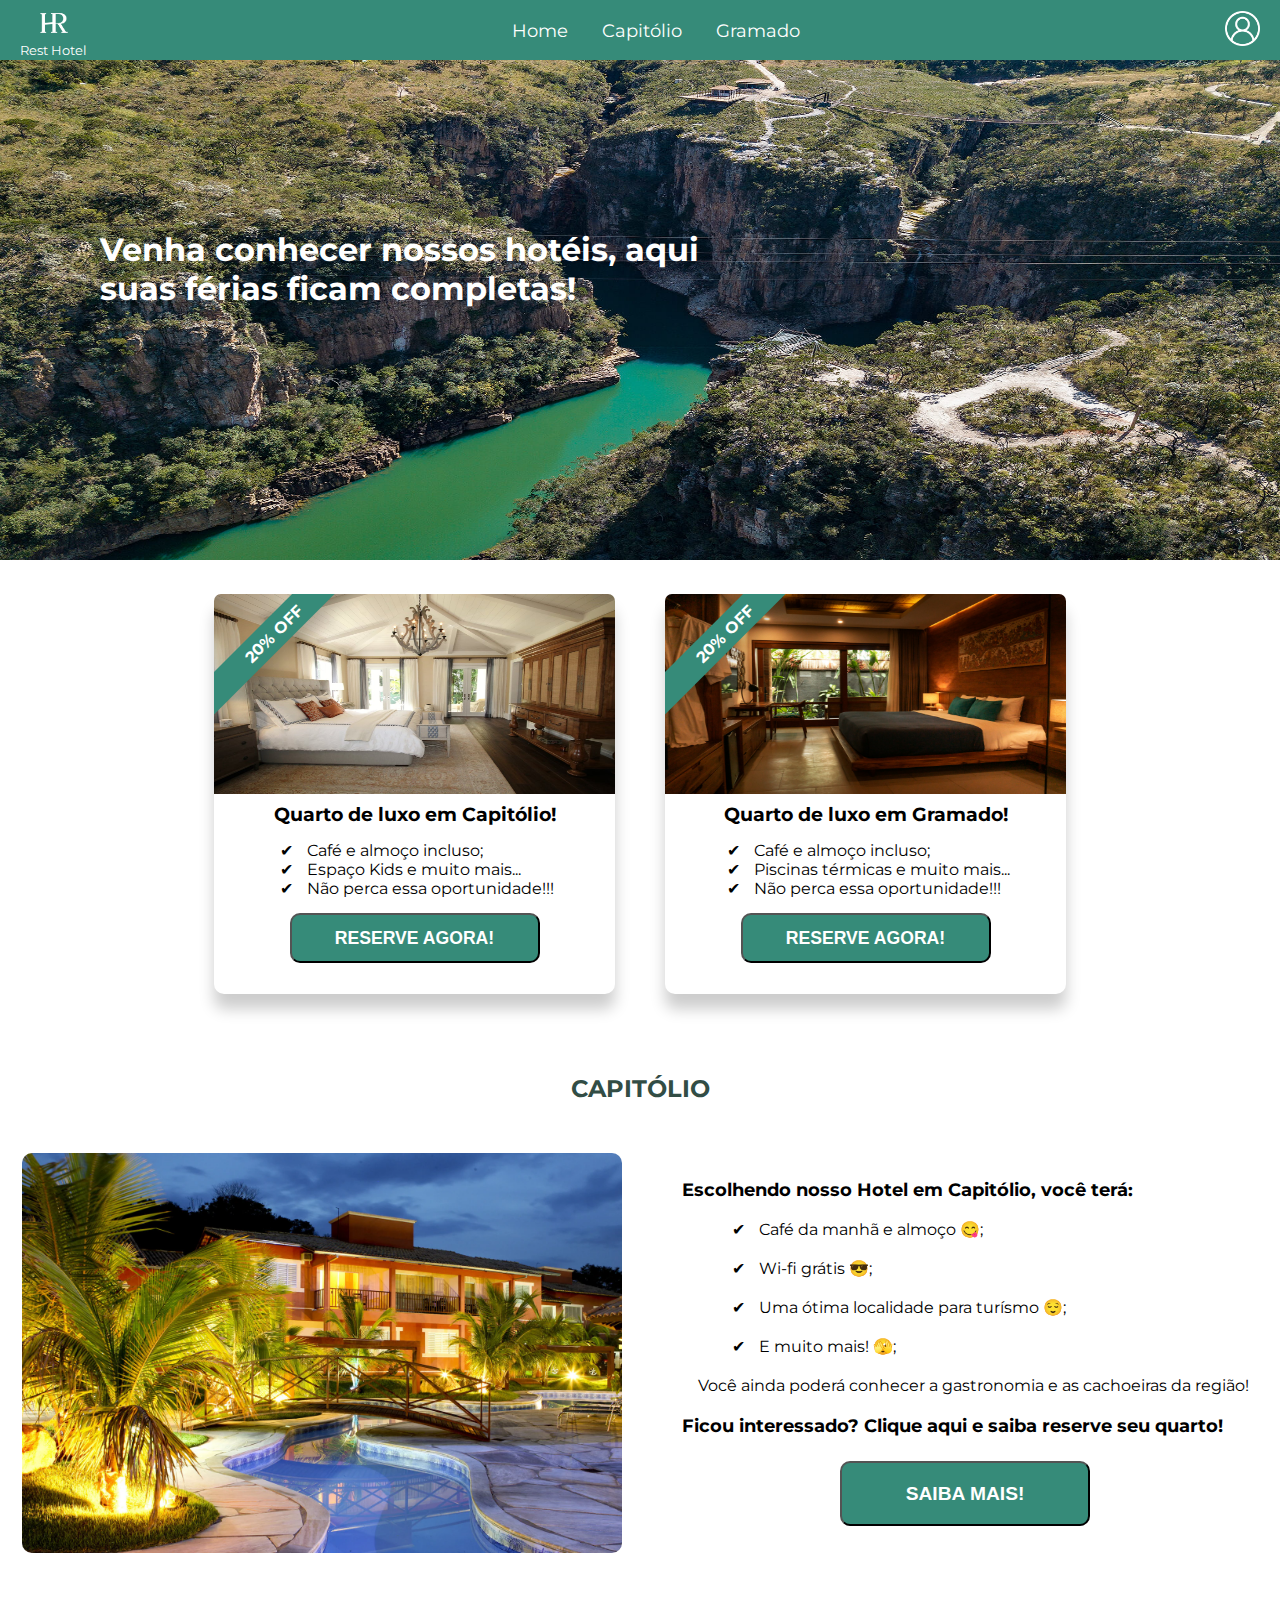
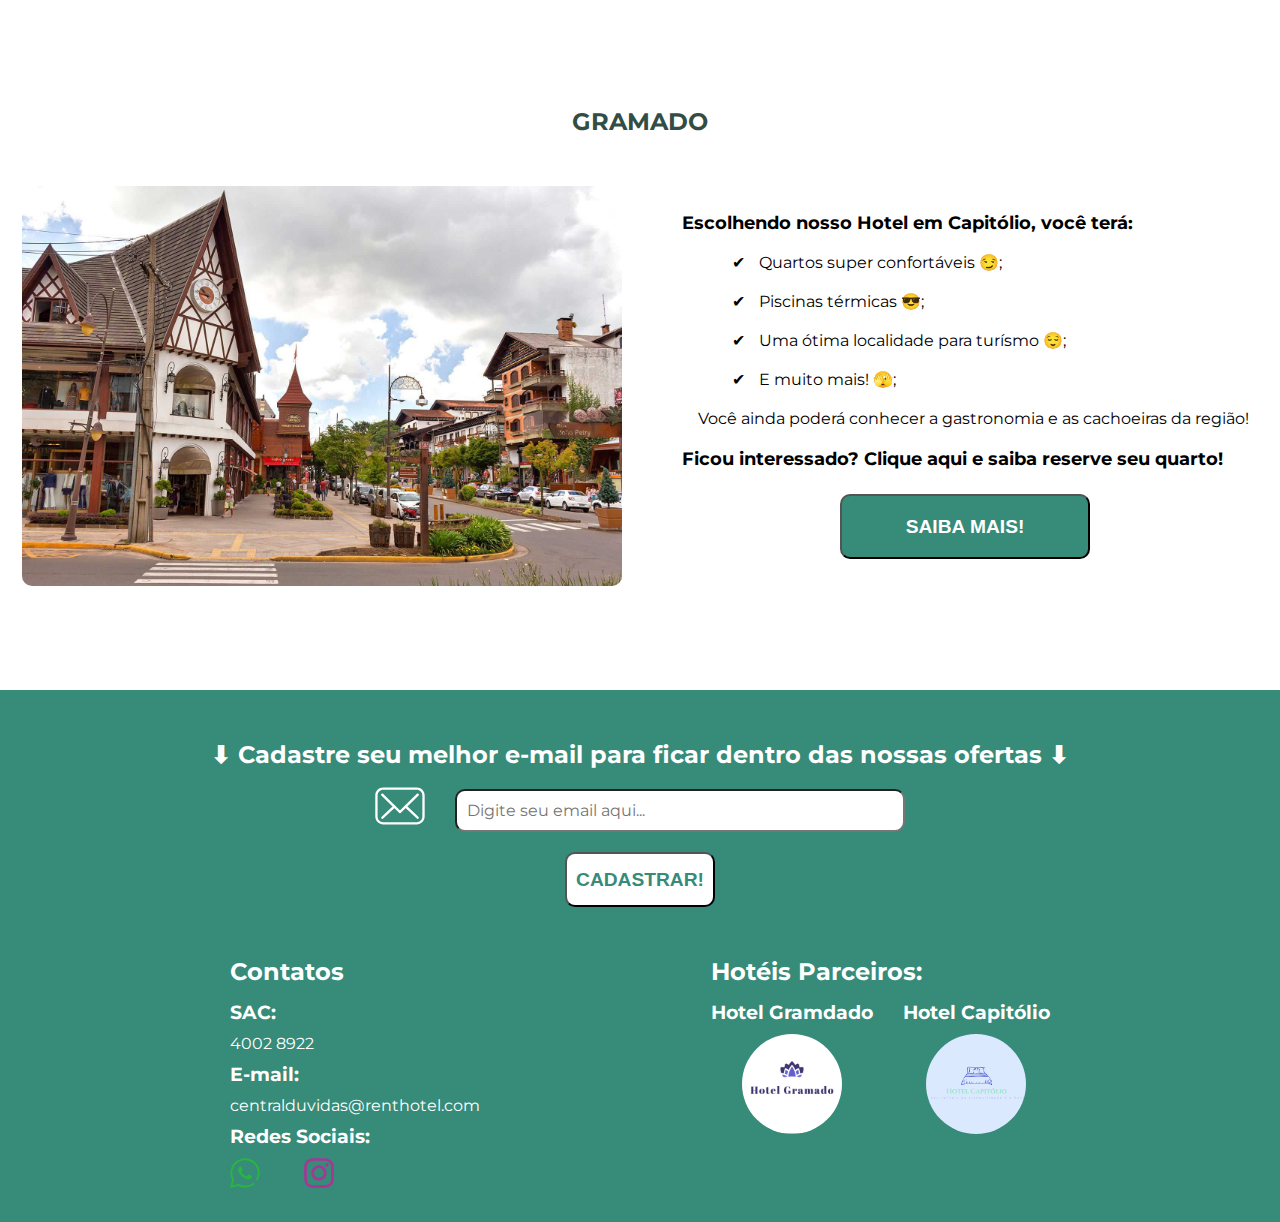
<file: index.html>
<!DOCTYPE html>
<html lang="en">
<head>
    <meta charset="UTF-8">
    <meta name="viewport" content="width=device-width, initial-scale=1.0">
    <link rel="preconnect" href="https://fonts.googleapis.com">
    <link rel="preconnect" href="https://fonts.gstatic.com" crossorigin>
    <link href="https://fonts.googleapis.com/css2?family=Montserrat:ital,wght@0,100..900;1,100..900&display=swap" rel="stylesheet">
    <link rel="stylesheet" href="./Css_Inicial/style.css">
    <link rel="shortcut icon" href="./assests/REST (1).png" type="image/x-icon">
    <title>Hotel</title>
</head>
<body>
    <header>
        <nav>
            <div class="container-logo">
                <img src="assests/REST (1).png" alt="logo">
                <p>
                    Rest Hotel
                </p>
            </div>

            <div class="section-links">
                <div class="container-links">
                    <a href="#" class="links">Home</a>
                </div>
                <div class="container-links">
                    <a href="./capitolio-pag/capitolio.html" class="links">Capitólio</a>
                </div>
                <div class="container-links">
                    <a href="./sul_pag/pagsul.html" class="links">Gramado</a>
                </div>
            </div>

            <div class="container-login">
                <a href="./login_pag/login.html">
                    <img src="./assests/user.png" alt="Login">
                </a>
            </div>
        </nav>
    </header>
    <main>
        <div class="container-banner">
            <div class="container-img">
                <img src="./assests/Canyons.png" alt="">    
            </div>

            <div class="container-text-banner">
                <h1>
                    Venha conhecer nossos hotéis, aqui suas férias ficam completas!
                </h1>
            </div>        
        </div>

            <div class="container-promocao">
                <div class="content-promocao">
                    <div class="img-promo">
                        <img src="./assests/quartoluxo3.jpg" alt="Quarto Capitólio">
                    </div>
                    <div class="description-promo">
                        <h3>
                            Quarto de luxo em Capitólio!
                        </h3>
                        <ul>
                            <li>
                                <span class="listas">Café e almoço incluso;</span>
                            </li>
                            <li>
                                <span class="listas">Espaço Kids e muito mais...</span> 
                            </li>
                            <li>
                                <span class="listas">Não perca essa oportunidade!!!</span>
                            </li>
                        </ul>
                        <a href="https://api.whatsapp.com/send?phone=5516996048494&text=Ol%C3%A1,%20desejo%20reservar%20um%20quarto%20no%20Hotel%20Capit%C3%B3lio.">
                            <button>
                                RESERVE AGORA!
                            </button>
                        </a>
                    </div>
                    <span class="faixa-promo">
                    </span>
                </div>

                <div class="content-promocao">
                    <img-promo>
                        <img src="./assests/quartoluxo9.jpg" alt="Quarto Capitólio">
                    </img-promo>
                    <div class="description-promo">
                        <h3>
                            Quarto de luxo em Gramado!
                        </h3>
                        <ul>
                            <li>
                                <span class="listas">Café e almoço incluso;</span>
                            </li>
                            <li>
                                <span class="listas">Piscinas térmicas e muito mais...</span>
                            </li>
                            <li>
                                <span class="listas">Não perca essa oportunidade!!!</span>
                            </li>
                        </ul>
                        <a href="https://api.whatsapp.com/send?phone=5516996048494&text=Ol%C3%A1,%20desejo%20reservar%20um%20quarto%20no%20Hotel%20Capit%C3%B3lio.">
                            <button>
                                RESERVE AGORA!
                            </button>
                        </a>
                    </div>
                    <span class="faixa-promo"></span>
                </div>
            </div>

        <div class="container-conteudo">
            <h2>
                CAPITÓLIO
            </h2>
            <div class="content-conteudo">
                <div class="images-conteudo">
                    <img src="./assests/hotel-capitolio-1.webp" alt="Imagem da frente do hotel" id="images-capitolio-1">
                    <img src="./assests/hotel-capitolio-2.webp" alt="Outra imagem do nosso hotel" id="images-capitolio-2">
                    <img src="./assests/Canyons.png" alt="Ponto turístico de Capitólio" id="images-capitolio-3">
                </div>
                <div class="text-conteudo">
                    <h3>
                        Escolhendo nosso Hotel em Capitólio, você terá:
                    </h3>
                    <ul>
                        <li>
                            <span>Café da manhã e almoço &#x1F60B</span>;
                        </li>
                        <li>
                            <span>Wi-fi grátis &#x1F60E</span>;
                        </li>
                        <li>
                            <span>Uma ótima localidade para turísmo &#x1F60C</span>;
                        </li>
                        <li>
                            <span>E muito mais! &#x1FAE3</span>;
                        </li>
                    </ul>
                    <p>
                        Você ainda poderá conhecer a gastronomia e as cachoeiras da região!
                    </p>
                    <h3>
                        Ficou interessado? Clique aqui e saiba reserve seu quarto!
                    </h3>
                    <button>
                        <a href="./capitolio-pag/capitolio.html">SAIBA MAIS!</a>
                    </button>
                </div>
            </div>
        </div>


        <div class="container-conteudo">
            <h2>
                GRAMADO
            </h2>
            <div class="content-conteudo">
                <div class="images-conteudo">
                    <img src="./assests/centro-gramado.jpg" id="images-gramdo-1">
                    <img src="./assests/hotel-capitolio-2.webp" alt="Outra imagem do nosso hotel" id="images-gramado-2">
                    <img src="./assests/Canyons.png" alt="Ponto turístico de Capitólio" id="images-gramado-3">
                </div>
                <div class="text-conteudo">
                    <h3>
                        Escolhendo nosso Hotel em Capitólio, você terá:
                    </h3>
                    <ul>
                        <li>
                            <span>Quartos super confortáveis &#x1F60F</span>;
                        </li>
                        <li>
                            <span>Piscinas térmicas &#x1F60E</span>;
                        </li>
                        <li>
                            <span>Uma ótima localidade para turísmo &#x1F60C</span>;
                        </li>
                        <li>
                            <span>E muito mais! &#x1FAE3</span>;
                        </li>
                    </ul>
                    <p>
                        Você ainda poderá conhecer a gastronomia e as cachoeiras da região!
                    </p>
                    <h3>
                        Ficou interessado? Clique aqui e saiba reserve seu quarto!
                    </h3>
                    <button>
                        <a href="./sul_pag/pagsul.html">SAIBA MAIS!</a>
                    </button>
                </div>
            </div>
        
    </main>
    <footer>
        <div class="container-cadastro">
            <h2>
                &#x2B07 Cadastre seu melhor e-mail para ficar dentro das nossas ofertas &#x2B07
            </h2>
            <div class="cadastro">
                <img src="./assests/mail-142.svg" alt="">
                <input type="email" name="email" id="email" placeholder="Digite seu email aqui...">
            </div>
            <button id="cadastro-email">
                CADASTRAR!
            </button>
        </div>

       <div class="container-info">
            <div class="container-contantos">
                <h2>
                    Contatos
                </h2>
                <div class="content-contantos">
                    <h3>
                        SAC: 
                    </h3>
                    <p>
                        4002 8922
                    </p>
                    <h3>
                        E-mail:
                    </h3>
                    <p>
                        centralduvidas@renthotel.com
                    </p>
                    <h3>
                        Redes Sociais:
                    </h3>
                    <div class="redes-sociais">
                        <a href="#"><img src="assests/whatsapp-logo-4463.svg" alt=""></a>
                        <a href="#"><img src="assests/instagram-logo-2433.svg" alt=""></a>
                    </div>
            </div>
            </div>
            <div class="container-parceiros">
                <h2>
                    Hotéis Parceiros:
                </h2>
                <div class="content-parceiros">
                    <div class="parceiros">
                        <h3>
                            Hotel Gramdado
                        </h3>
                        <a href="./sul_pag/pagsul.html">
                            <img src="./assests/logo.png" alt="">
                        </a>
                    </div>
                    <div class="parceiros">
                        <h3>
                            Hotel Capitólio
                        </h3>
                        <a href="./capitolio-pag/capitolio.html">
                            <img src="./assests/logo-capitolio.png" alt="">
                        </a>
                    </div>
                </div>
            </div>
       </div> 
    </footer>
    <script src="./script_inicial/script-inicial.js"></script>
</body>
</html>
</file>
<file: Css_Inicial/style.css>
* {
    margin: 0;
    padding: 0;
    box-sizing: border-box;
}

:root {
    --verde-princ: rgb(54, 139, 121);
    --verde-escuro: #324D45;
    --marron: #372C29;
    --marron-alaranjado: #8C4C3A;

}

body {
    font: 400 1rem "Montserrat", sans-serif;
    width: 100%;
    min-height: 100vh;
}

/* Estilização Header */

header {
    width: 100%;
}

nav {
    background-color: var(--verde-princ);
    color: #ffff;
    height: 60px;
    display: flex;
    flex-direction: row;
    align-items: center;
    justify-content: space-between;
    padding: 20px;
    width: 100%;
}

.container-logo {
    display: flex;
    flex-direction: column;
    align-items: center;
}

.container-logo p {
    font-size: .8rem;
}

.container-logo img {
    width: 40px;
    height: auto;
}

.section-links {
    display: flex;
    gap: 30px;
    justify-content: space-between;
}

.container-links:hover{ 
    transform: scale(1.1);
    transition: .2s ease-out;
}

nav .section-links a {
    color: #ffff;
    text-decoration: none;
    text-align: center;
    font-size: 1.1rem;
    padding: 2px;
}

nav .section-links a::after {
    content: " ";
    width: 0%;
    height: 2px;
    background-color: #fff;
    border-radius: 5px;
    position: absolute;
    bottom: 0;
    left: 0;
    transition: .5s ease-in-out;
} 

nav .section-links a:hover::after {
    width: 100%;
}

.container-login img{
    width: 35px;
    height: auto;
}

/* Fim da estilização Header */

/* Estilização main */

/* Estilização Banner */

.container-img > img {
    position: relative;
    width: 100%;
    max-height: 500px;
}

.container-text-banner{
    position: absolute;
    top: 230px;
    left: 100px;
    color: #ffff;
    width: 600px;
}

/* Fim estilização Banner */

/* Estilização do conteúdo do main */
.container-promocao {
    display: flex;
    flex-direction: row;
    margin: 30px 0;
    gap: 50px;
    justify-content: center;
    align-items: center;
}

.content-promocao img {
    width: 100%;
    height: 200px;
    border-radius: 7px 7px 0 0;
    position: relative;
}

.content-promocao {
    width: 401px;
    position: relative;
    border-radius: 10px;
    display: flex;
    flex-direction: column;
    height: 400px;    
    box-shadow: 0px 15px 15px rgba(0,0,0,.2);
}

.content-promocao .faixa-promo{
    width: 200px;
    height: 150px;
    position: absolute;
    display: flex;
    align-items: center;
    justify-content: center;
    overflow: hidden;

}

.content-promocao .faixa-promo::before {
    content: '20% OFF';
    width: 230px;
    height: 30px;
    background-color: var(--verde-princ);
    position: absolute;
    transform: rotate(-45deg) translateY(-50px);
    box-shadow: 0px 10px 15px rgba(0,0,0,.2);
    display: flex;
    align-items: center;
    justify-content: center;
    color: #fff;
    font-weight: 700;
    margin-right: 10px;
}

.description-promo {
    padding: 5px 10px 5px 10px;
    display: flex;
    flex-direction: column;
    align-items: center;
    gap: 15px;
}

.description-promo ul {
    list-style-type: '\02714';
    list-style-position: inside;
    padding-left: 5px;
}

.description-promo li > .listas {
    padding-left: 10px;
}

.content-promocao button {
    width: 250px;
    height: 50px;
    margin: 0 auto;
    border-radius: 10px;
    background-color: var(--verde-princ);
    color: #fff;
    font-weight: 600;
    font-size: 1.1rem;
}

.content-promocao button:hover {
    background-color: var(--verde-escuro);
    cursor: pointer;
    transition: .3s ease-in-out;
}

.container-conteudo {
    display: flex;
    flex-direction: column;
    align-items: center;
    margin: 30px 0 100px 0;
}

.content-conteudo {
    display: flex;
    flex-direction: row;
    gap: 50px;
    align-items: center;
    justify-content: center;
}

.container-conteudo h2 {
    margin: 50px 0;
    color: var(--verde-escuro);
}

.text-conteudo {
    display: flex;
    flex-direction: column;
}

.images-conteudo img{
    width: 600px;
    height: 400px;
    border-radius: 10px;
}

#images-capitolio-2, 
#images-capitolio-3 {
    display: none;
}

.text-conteudo h3 {
    font-size: 1.1rem;
    font-weight: 700;
    padding: 10px;
}

.text-conteudo ul {
    list-style-type: '\02714';
    list-style-position: inside;
    padding-left: 50px;
}

.text-conteudo li {
    padding: 10px;
}

.text-conteudo li > span {
    padding-left: 10px;
}

.text-conteudo p {
    text-indent: 1rem;
    padding: 10px;
}

.text-conteudo button {
    margin: 15px auto;
    width: 250px;
    height: 65px;
    border-radius: 10px;
    background-color: var(--verde-princ);
}

.text-conteudo button:hover {
    background-color: var(--verde-escuro);
    cursor: pointer;
    transition: .3s ease-in-out;
}

.text-conteudo button a {
    text-decoration: none;
    color: #fff;
    font-size: 1.2rem;
    font-weight: 600;
}

#images-gramado-2, 
#images-gramado-3 {
    display: none;
}

/* Fim estilização conteúdo main */
/* Fim estilização do main */

/* Estilização footer */

footer {
    background-color: var(--verde-princ);
    color: #ffff;
    display: flex;
    flex-direction: column;
    width: 100%;
}

.container-cadastro {
    display: flex; 
    flex-direction: column;
    justify-content: center;
    align-items: center;
    gap: 10px;
    margin: 50px 0;
}

.cadastro {
    display: flex;
    flex-direction: row;
    align-items: center;
    gap: 30px;
}

.cadastro img {
    width: 50px;
    height: 50px;
    margin-bottom: 10px;
}

.container-cadastro h2{
    text-align: center;
}

.container-cadastro input {
    margin: 10px 0;
    padding: 10px;
    border-radius: 10px;
    width: 450px;
    font: 400 1rem "Montserrat", sans-serif;
}

.container-cadastro button {
    width: 150px;
    height: 55px;
    border-radius: 10px;
    background-color: #fff;
    color: var(--verde-princ);
    font-size: 1.2rem;
    font-weight: 600;
}

.container-cadastro button:hover {
    background-color: var(--verde-escuro);
    color: #fff;
    cursor: pointer;
    transition: .3s ease-in-out;
}

.container-info {
    display: flex;
    flex-direction: row;
    align-items: top;
    justify-content: space-evenly;
    margin-bottom: 30px;
}

.container-contantos h2,
.container-parceiros h2 {
    margin-bottom: 15px;
}

.content-contantos {
    display: flex;
    flex-direction: column;
    gap: 10px;
}

.redes-sociais img {
    width: 30px;
    height: 30px;
    margin-right: 40px;
}

.content-parceiros {
    display: flex;
    flex-direction: row;
    gap: 30px;
}

.parceiros {
    display: flex;
    flex-direction: column;
    align-items: center;
    gap: 10px;

}

.content-parceiros img{
    height: 100px;
    width: 100px;
    border-radius: 50%;
}

@media (max-width: 800px) {
    .container-text-banner{
        font-size: .8rem;
        top: 180px;
        left: 70px;
    }

    .container-promocao {
        display: flex;
        flex-direction: column;
        margin: 30px auto;
    }

    .content-conteudo {
      display: flex;
      flex-direction: column;
      margin: auto;
    }
    
    .content-conteudo img {
        margin: 0 auto;
        width: 400px;
        height: 300px;
    }

    footer h3{
        font-size: .9rem;
    }

    .container-cadastro h2{
        font-size: 1rem;
    }

    .container-info {
        display: flex;
        flex-direction: column;
        margin: auto;
        gap: 20px;
    }

  }

  @media (max-width: 660px) {
    .container-text-banner{
        font-size: .6rem;
        top: 180px;
        left: 30px;
        width: 500px;
    }
}

@media (max-width: 600px) {
    .container-text-banner{
        font-size: .6rem;
        top: 150px;
        left: 20px;
        width: 300px;
    }
}

@media (max-width: 450px){
    body {
        font-size: .9rem;
    }

    .container-logo {
        display: flex;
        flex-direction: column;
        align-items: center;
    }
    
    .container-logo p {
        display: none;
    }
    
    .container-logo img {
        width: 40px;
        height: auto;
    }

    nav .section-links a {
        color: #ffff;
        text-decoration: none;
        text-align: center;
        font-size: .8rem;
        padding: 2px;
    }

    .container-login img{
        width: 29px;
        height: auto;
    }

    .container-text-banner{
        font-size: .5rem;
        top: 120px;
        left: 20px;
        width: 290px;
    }

    .content-promocao {
        width: 260px;
        height: 380px;
        font-size: .8rem;
        margin: 0;
    }

    .content-promocao button {
        width: 150px;
        font-size: .8rem;

    }
    .content-conteudo img {
        margin: 0 auto;
        width: 100%;
        height: 200px;
    }

    
    .container-cadastro input {
        width: 290px;
    }

    
    .container-cadastro img {
        display: none;
    }
}

@media (max-width: 360px){
    .container-login img{
        width: 15px;
        height: auto;
    }

    .container-logo img {
        width: 20px;
        height: auto;
    }
}
</file>
